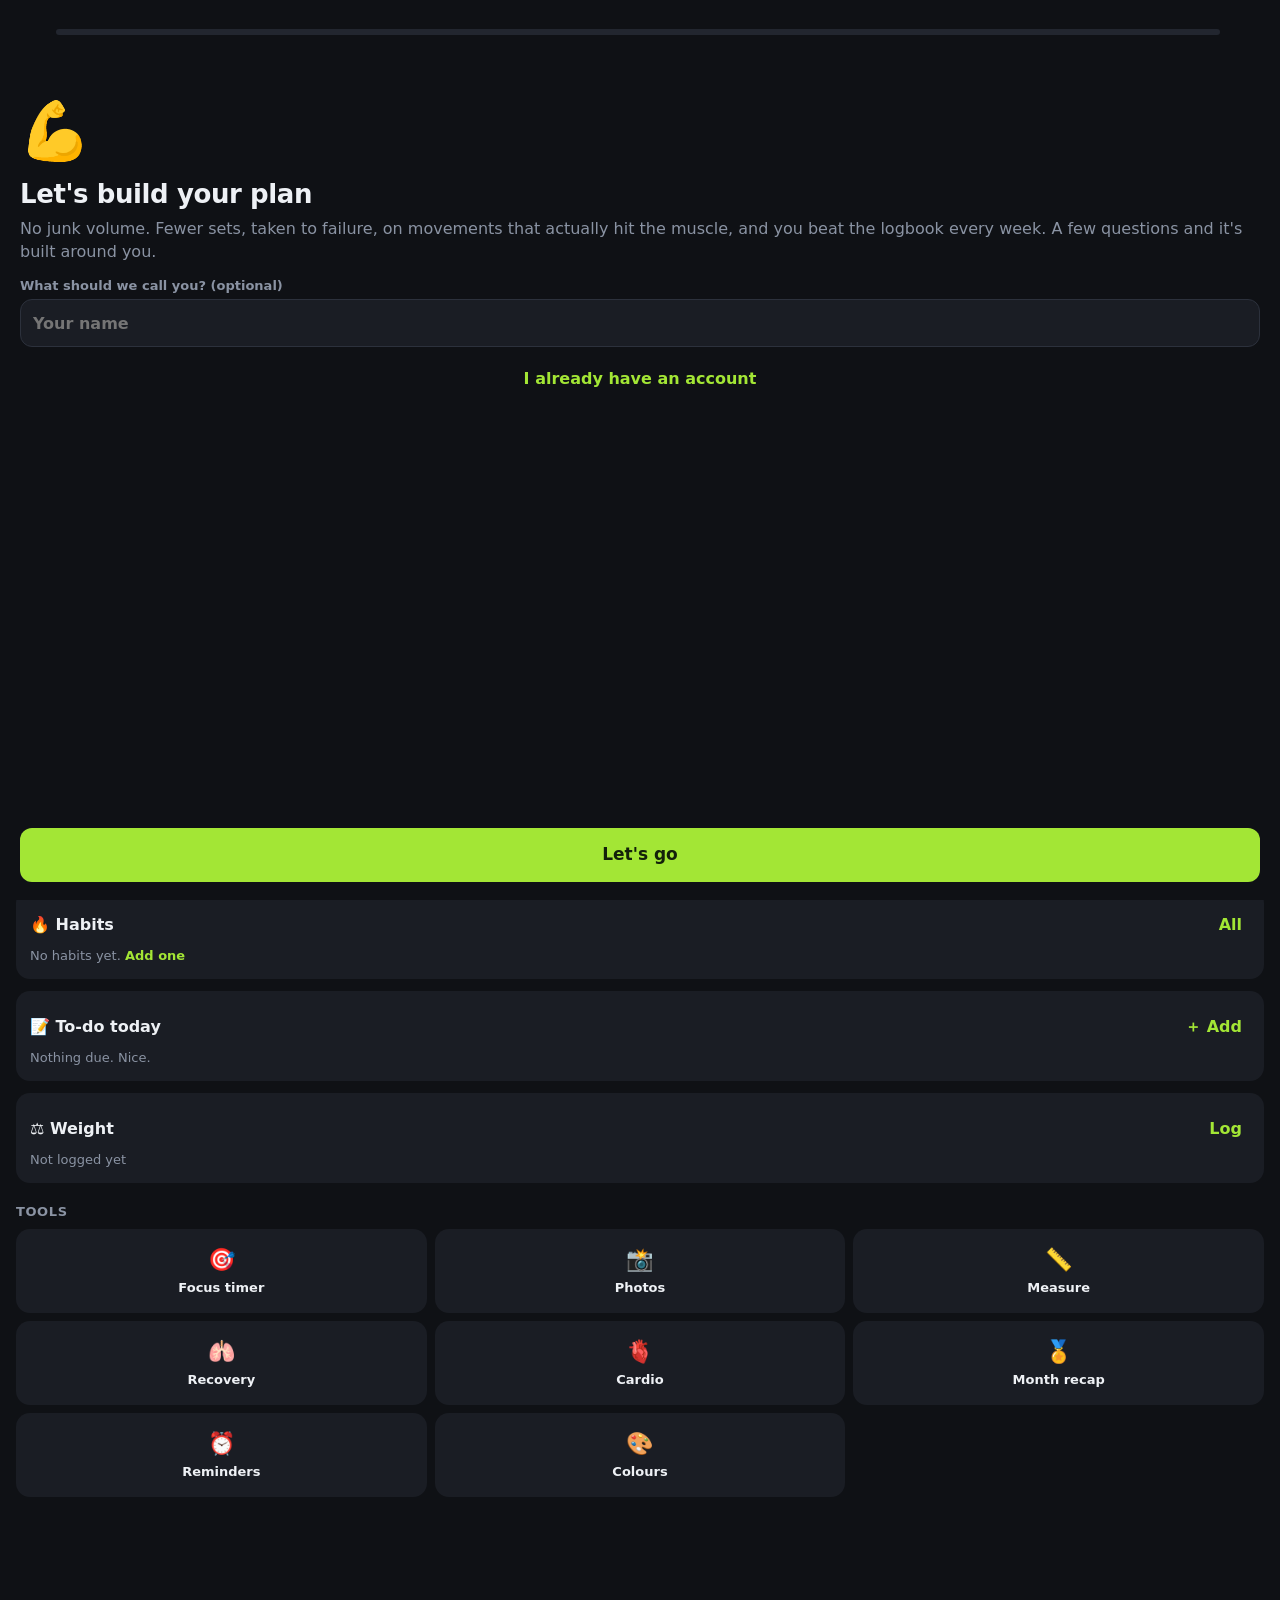
<file: index.html>
<!doctype html>
<html lang="en">
<head>
<meta charset="utf-8">
<meta name="viewport" content="width=device-width, initial-scale=1, maximum-scale=1, user-scalable=no, viewport-fit=cover">
<meta name="apple-mobile-web-app-capable" content="yes">
<meta name="mobile-web-app-capable" content="yes">
<meta name="apple-mobile-web-app-title" content="Gym Tracker">
<meta name="apple-mobile-web-app-status-bar-style" content="black">
<meta name="theme-color" content="#0f1115">
<meta name="robots" content="noindex">
<title>Gym Tracker</title>
<link rel="manifest" href="app.webmanifest">
<link rel="apple-touch-icon" href="icon-180.png">
<link rel="icon" href="icon-192.png">
<style>
html,body{margin:0;background:#0f1115}
/* keep clear of the iPhone home bar */
nav#nav{padding-bottom:env(safe-area-inset-bottom)}
body{padding-bottom:calc(84px + env(safe-area-inset-bottom))!important}
#rest,#upd{bottom:calc(76px + env(safe-area-inset-bottom))!important}
#toast{bottom:calc(96px + env(safe-area-inset-bottom))!important}
.sheet{padding-bottom:calc(24px + env(safe-area-inset-bottom))!important}
.ob-foot{padding-bottom:calc(18px + env(safe-area-inset-bottom))!important}
</style>
</head>
<body>
<script>window.WEB_VERSION = 22; window.ASSET_BASE = '';</script>
<script src="js/boot.js"></script>
<script>
(function(){
  if (navigator.storage && navigator.storage.persist) navigator.storage.persist().catch(function(){});
  if (!('serviceWorker' in navigator)) return;
  var had = !!navigator.serviceWorker.controller, going = false;
  navigator.serviceWorker.addEventListener('controllerchange', function(){ if (had && !going) { going = true; location.reload(); } had = true; });
  navigator.serviceWorker.register('sw.js', {updateViaCache:'none'}).then(function(reg){
    function offer(w){ if (w && navigator.serviceWorker.controller && window.onUpdateReady) window.onUpdateReady('', null, function(){ w.postMessage('go'); }); }
    function watch(w){ if (w) w.addEventListener('statechange', function(){ if (w.state === 'installed') offer(w); }); }
    setTimeout(function(){ offer(reg.waiting); }, 1500);
    watch(reg.installing);
    reg.addEventListener('updatefound', function(){ watch(reg.installing); });
    document.addEventListener('visibilitychange', function(){ if (!document.hidden) reg.update().catch(function(){}); });
  }).catch(function(){});
})();
</script>
</body>
</html>
</file>
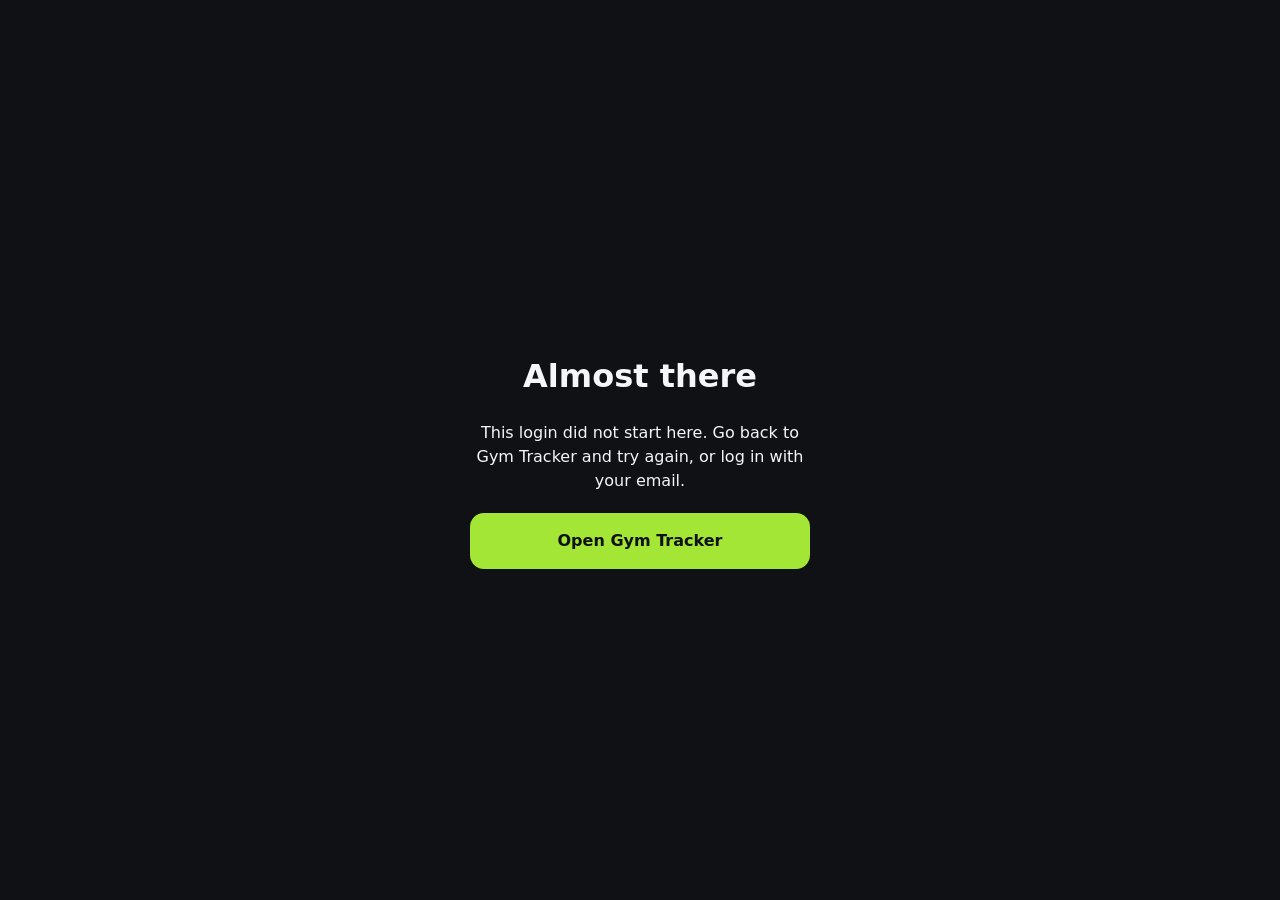
<file: auth.html>
<!doctype html>
<html lang="en"><head><meta charset="utf-8"><meta name="viewport" content="width=device-width, initial-scale=1"><meta name="robots" content="noindex"><meta name="referrer" content="no-referrer"><title>Gym Tracker login</title>
<style>body{margin:0;background:#0f1115;color:#f4f6fa;font:16px/1.5 system-ui,sans-serif;display:flex;min-height:100vh;align-items:center;justify-content:center;text-align:center}main{padding:24px;max-width:340px}a{display:block;background:#a3e635;color:#0f1115;font-weight:800;text-decoration:none;border-radius:14px;padding:16px;margin-top:20px}</style></head>
<body><main><h1>Almost there</h1><p id="m">Taking you back to Gym Tracker…</p><a id="b" hidden>Open Gym Tracker</a></main>
<script>
(function(){
  var q = location.search, state = new URLSearchParams(q).get('state'), p = null;
  try { p = JSON.parse(localStorage.getItem('gymtracker.authp')); } catch(e) {}
  if (p && p.state && p.state === state) {        // started from the web / iPhone version
    localStorage.setItem('gymtracker.authr', JSON.stringify(location.href));
    location.replace('./'); return;
  }
  if (/Android/.test(navigator.userAgent) && state) {   // started from the Android app: hand it back
    var u = 'gymtracker://auth' + q, b = document.getElementById('b');
    b.href = u; b.hidden = false; location.href = u; return;
  }
  document.getElementById('m').textContent = 'This login did not start here. Go back to Gym Tracker and try again, or log in with your email.';
})();
</script></body></html>
</file>
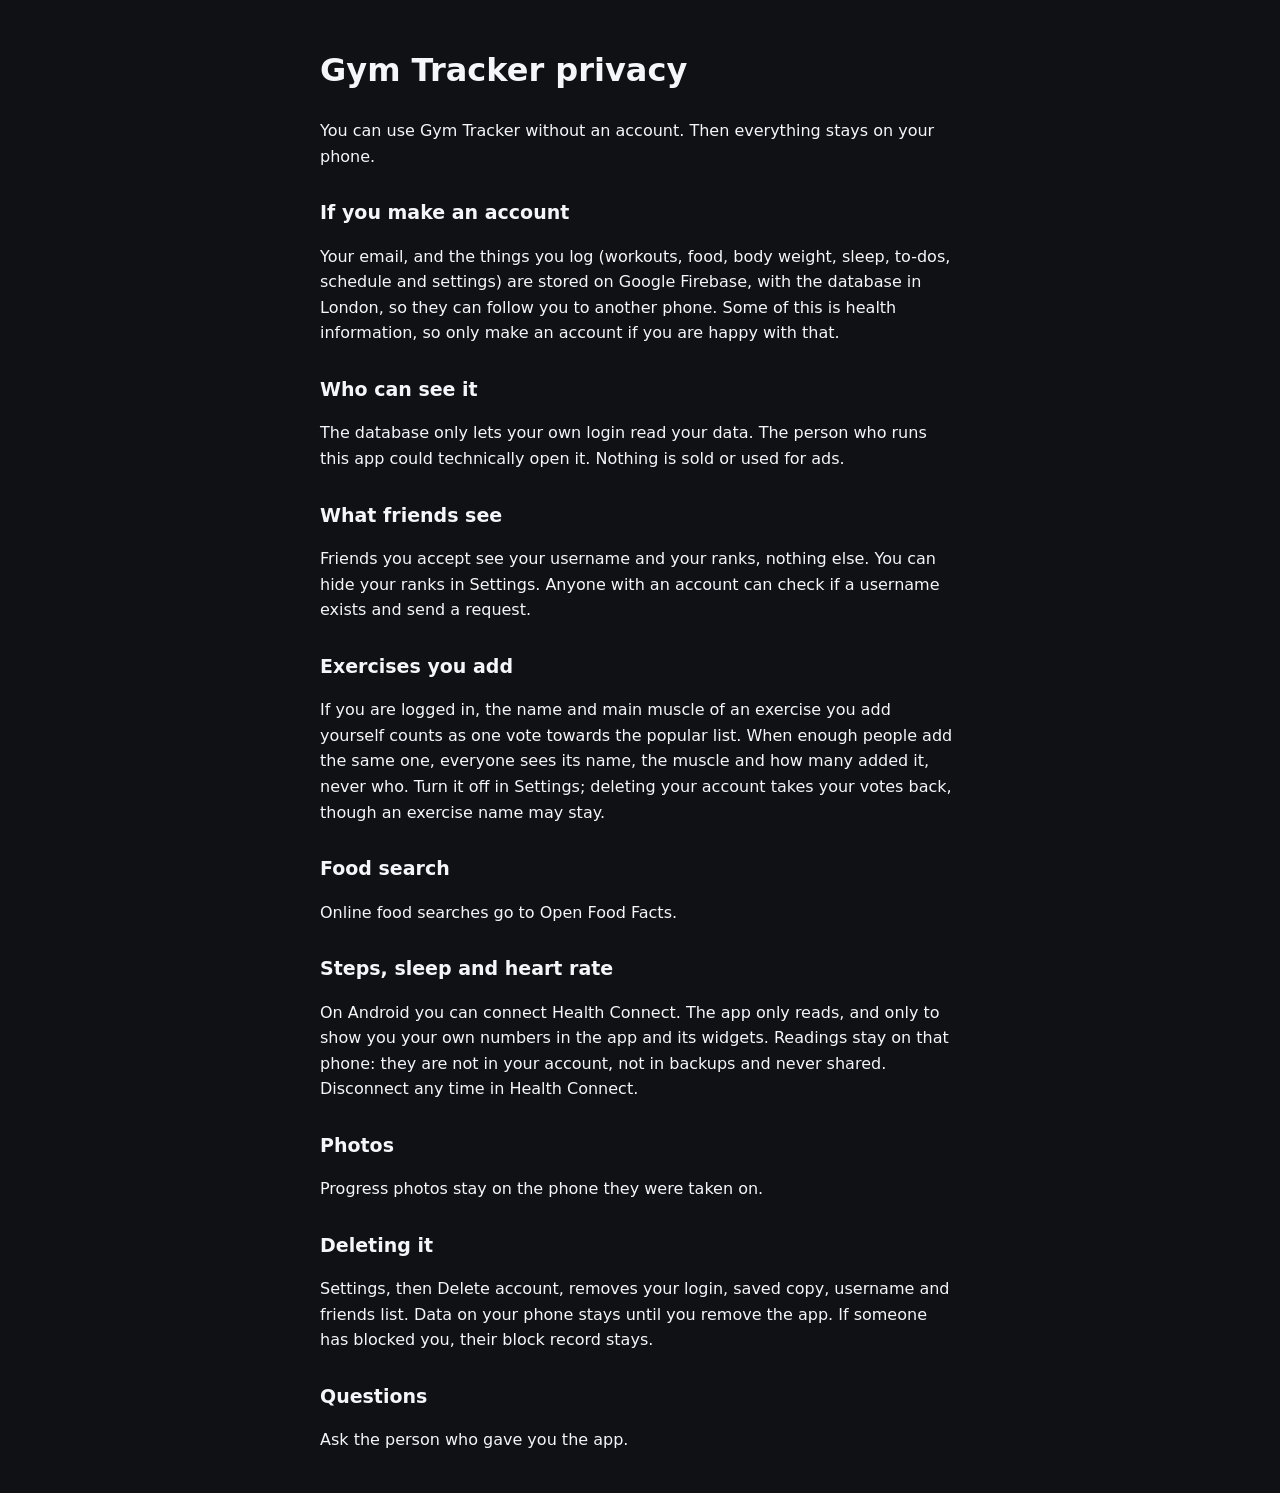
<file: privacy.html>
<!doctype html>
<html lang="en"><head><meta charset="utf-8"><meta name="viewport" content="width=device-width, initial-scale=1"><meta name="robots" content="noindex"><title>Gym Tracker privacy</title>
<style>body{margin:0;background:#0f1115;color:#f4f6fa;font:16px/1.6 system-ui,sans-serif}main{padding:24px 16px;max-width:640px;margin:auto}h2{margin-top:28px;font-size:19px}</style></head>
<body><main><h1>Gym Tracker privacy</h1>
<p>You can use Gym Tracker without an account. Then everything stays on your phone.</p>
<h2>If you make an account</h2><p>Your email, and the things you log (workouts, food, body weight, sleep, to-dos, schedule and settings) are stored on Google Firebase, with the database in London, so they can follow you to another phone. Some of this is health information, so only make an account if you are happy with that.</p>
<h2>Who can see it</h2><p>The database only lets your own login read your data. The person who runs this app could technically open it. Nothing is sold or used for ads.</p>
<h2>What friends see</h2><p>Friends you accept see your username and your ranks, nothing else. You can hide your ranks in Settings. Anyone with an account can check if a username exists and send a request.</p>
<h2>Exercises you add</h2><p>If you are logged in, the name and main muscle of an exercise you add yourself counts as one vote towards the popular list. When enough people add the same one, everyone sees its name, the muscle and how many added it, never who. Turn it off in Settings; deleting your account takes your votes back, though an exercise name may stay.</p>
<h2>Food search</h2><p>Online food searches go to Open Food Facts.</p>
<h2>Steps, sleep and heart rate</h2><p>On Android you can connect Health Connect. The app only reads, and only to show you your own numbers in the app and its widgets. Readings stay on that phone: they are not in your account, not in backups and never shared. Disconnect any time in Health Connect.</p>
<h2>Photos</h2><p>Progress photos stay on the phone they were taken on.</p>
<h2>Deleting it</h2><p>Settings, then Delete account, removes your login, saved copy, username and friends list. Data on your phone stays until you remove the app. If someone has blocked you, their block record stays.</p>
<h2>Questions</h2><p>Ask the person who gave you the app.</p></main></body></html>
</file>
